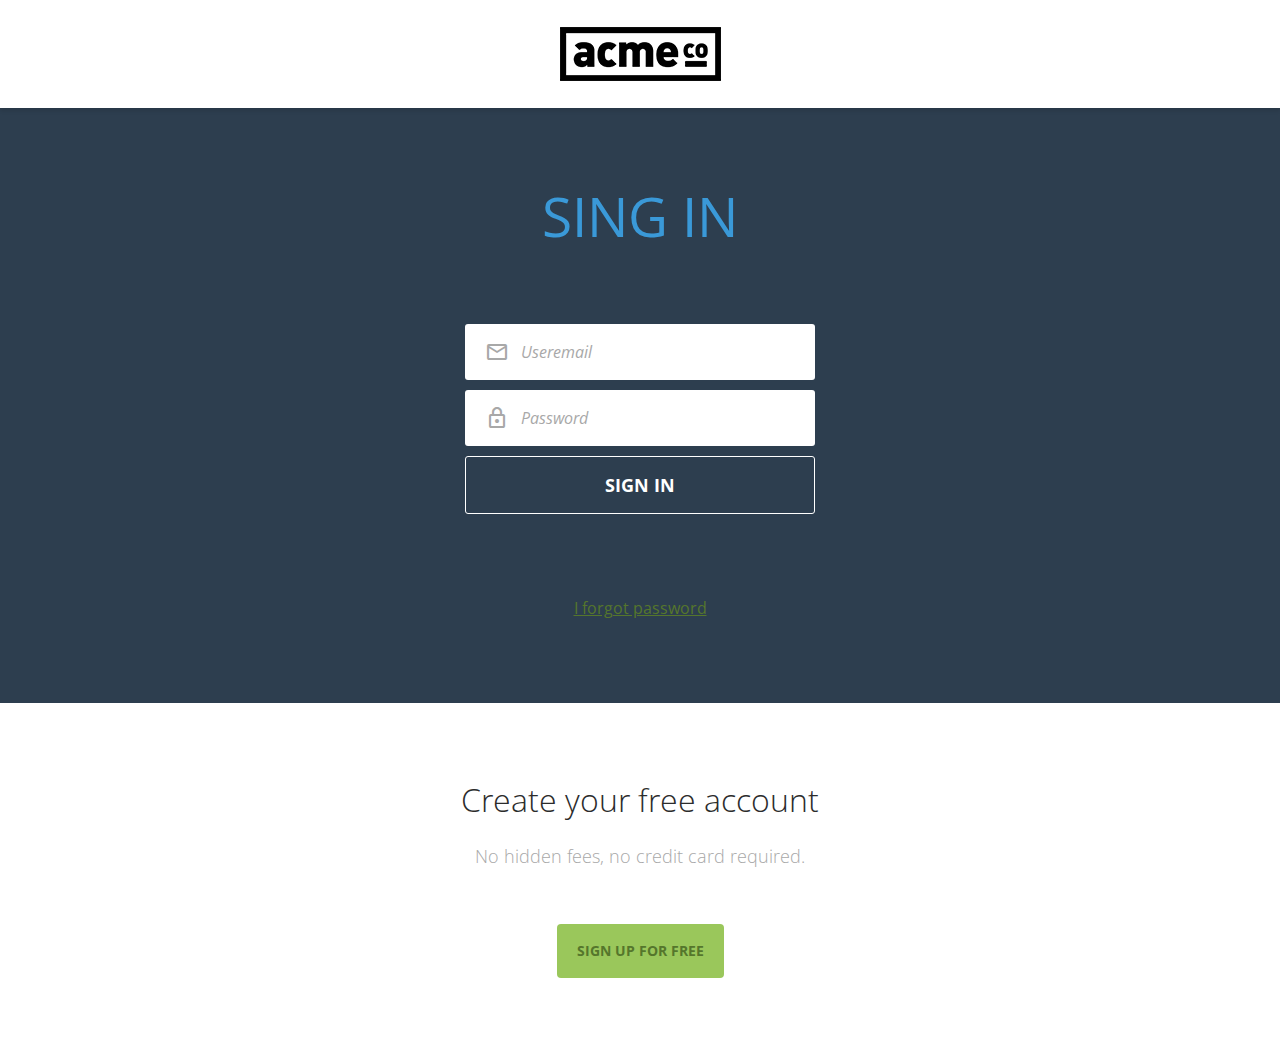
<file: signin.html>
<!-- 문서 선언 : html:5 tag 해석 -->
<!DOCTYPE html>
<!-- 언어 -->
<html lang="en">
  <!-- 페이지의 부가 설명 -->
  <head>
    <meta charset="UTF-8" />
    <!-- content="IE=edge" 인터넷 익스플로러에서 가장 최신버전만 사용하도록 설정 -->
    <meta http-equiv="X-UA-Compatible" content="IE=edge" />
    <meta name="viewport" content="width=device-width, initial-scale=1.0" />
    <title>Sign In Page - ACME</title>
    <link rel="stylesheet" href="https://fonts.googleapis.com/css2?family=Material+Symbols+Rounded:opsz,wght,FILL,GRAD@40,400,1,0" />
    <link
      rel="stylesheet"
      href="https://fonts.googleapis.com/css2?family=Material+Symbols+Outlined:opsz,wght,FILL,GRAD@48,400,1,0"
    />
    <link rel="stylesheet" href="css/common.css" />
    <link rel="stylesheet" href="css/sign.css" />
  </head>

  <body>
    <header>
      <div class="container">
        <h1><a href=""><span>Acme</span></a></h1>
      </div>
    </header>
    <section class="banner con_pd">
      <h2 class="banner_tt">sing in</h2>
      <form action="#" method="POST">
        <p>
          <label for="useremail">
            <span class="material-symbols-outlined">mail</span>
          </label>
          <input type="email" id="useremail" placeholder="Useremail">
        </p>
        <p>
          <label for="userpw">
            <span class="material-symbols-outlined">lock</span>
          </label>
          <input type="password" id="userpw" placeholder="Password">
        </p>
        <p>
          <input type="submit" value="sign in">
          <!-- button의 기본 type이 submit -->
          <!-- <button>sign in</button> -->
          <!-- 과거의 리셋 버튼을 만들때 아래처럼 만듦 -->
          <!-- <button type="reset">reset</button> -->
        </p>
      </form>
        <a href="" class="link highlight-txt">I forgot password</a>
    </section>
    <footer>
      <div class="cta con_pd">
        <h2 class="content_tt">Create your free account</h2>
        <p class="content_desc">No hidden fees, no credit card required.</p>
        <a href="" class="highlight-bg highlight-txt big btn"
          >sign up for free</a>
      </div>
    </footer>
  </body>
</html>
</file>
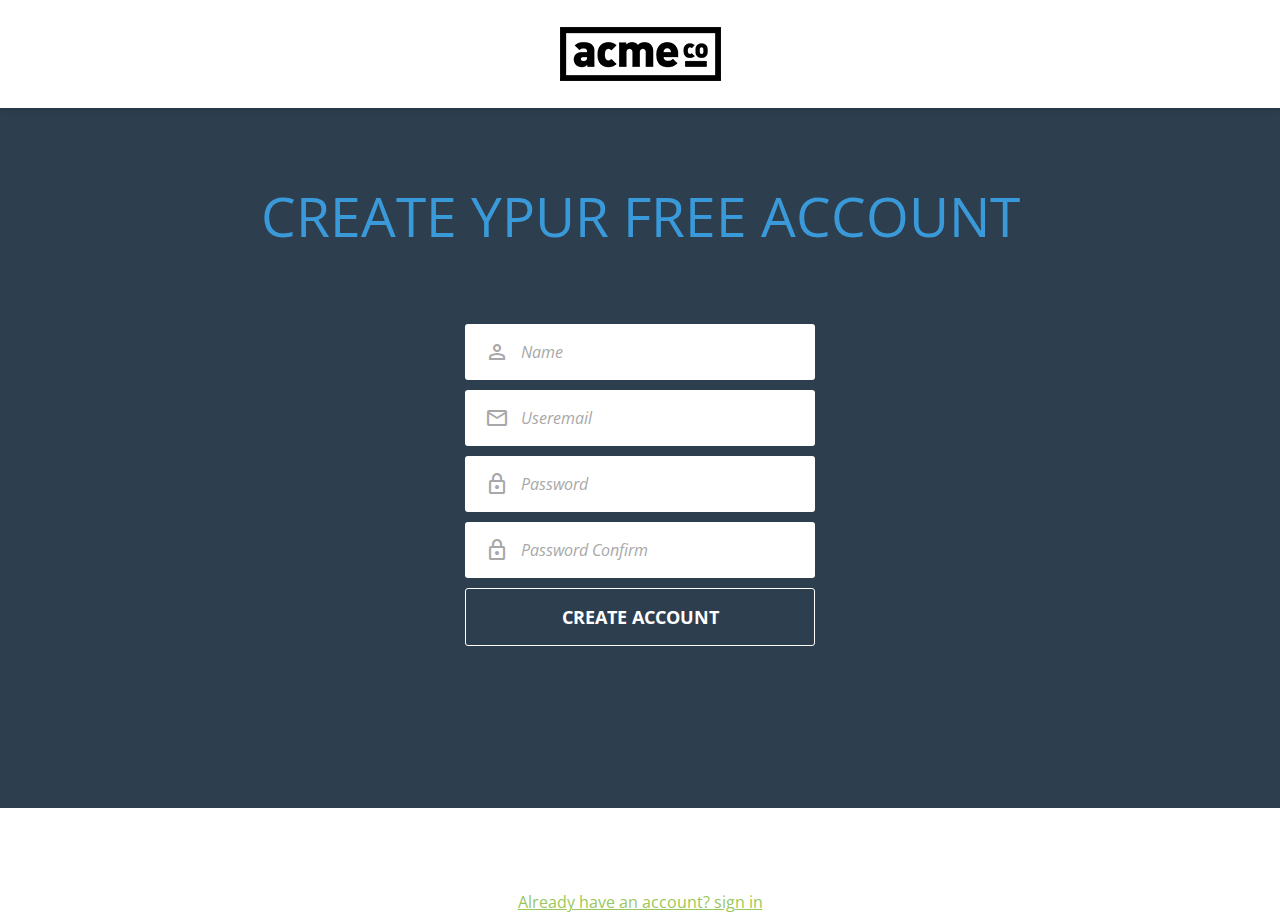
<file: signup.html>
<!-- 문서 선언 : html:5 tag 해석 -->
<!DOCTYPE html>
<!-- 언어 -->
<html lang="en">
  <!-- 페이지의 부가 설명 -->
  <head>
    <meta charset="UTF-8" />
    <!-- content="IE=edge" 인터넷 익스플로러에서 가장 최신버전만 사용하도록 설정 -->
    <meta http-equiv="X-UA-Compatible" content="IE=edge" />
    <meta name="viewport" content="width=device-width, initial-scale=1.0" />
    <title>Sign In Page - ACME</title>
    <link
      rel="stylesheet"
      href="https://fonts.googleapis.com/css2?family=Material+Symbols+Rounded:opsz,wght,FILL,GRAD@40,400,1,0"
    />
    <link
      rel="stylesheet"
      href="https://fonts.googleapis.com/css2?family=Material+Symbols+Outlined:opsz,wght,FILL,GRAD@48,400,1,0"
    />
    <link rel="stylesheet" href="css/common.css" />
    <link rel="stylesheet" href="css/sign.css" />
  </head>

  <body class="sign">
    <header>
      <div class="container">
        <h1>
          <a href="index.html"><span>Acme</span></a>
        </h1>
      </div>
    </header>
    <section class="banner con_pd">
      <h2 class="banner_tt">Create ypur free account</h2>
      <form action="#" method="POST">
        <p>
          <label for="username">
            <span class="material-symbols-outlined">person</span>
          </label>
          <input type="text" id="username" placeholder="Name" />
        </p>
        <p>
          <label for="useremail">
            <span class="material-symbols-outlined">mail</span>
          </label>
          <input type="email" id="useremail" placeholder="Useremail" />
        </p>
        <p>
          <label for="userpw">
            <span class="material-symbols-outlined">lock</span>
          </label>
          <input type="password" id="userpw" placeholder="Password" />
        </p>
        <p>
          <label for="userpwcf">
            <span class="material-symbols-outlined">lock</span>
          </label>
          <input type="password" id="userpwcf" placeholder="Password Confirm" />
        </p>
        <p>
          <input type="submit" value="create account" />
        </p>
        <div class="feedback">
          <p>Oops, it seems you haven't entered your name yet.</p>
          <p>This is required.</p>
        </div>
      </form>
    </section>
    <!-- <div class="box"></div> -->
    <footer>
      <a href="" class="link">Already have an account? sign in</a>
    </footer>

    <script>
      const form = document.querySelector('form');
      const nameInput = document.querySelector('#username');
      const feedback = document.querySelector('.feedback');

      form.addEventListener('submit', function (event) {
        // Prevent the form from submitting
        event.preventDefault();

        // Check if the input value is empty
        if (!nameInput.value.trim()) {
          // Get the div element and display it
          feedback.style.display = 'block';
          return;
        }
        feedback.style.display = 'none';
        return;
      });
    </script>
  </body>
</html>
</file>
<file: css/sign.css>
body > header > div {
  justify-content: center;
}
.banner h2 {
  margin-bottom: calc(var(--base-unit) * 3);
}
form {
  width: 350px;
  margin: 0 auto calc(var(--base-unit) * 3);
  position: relative;
}
form p {
  background: #ffffff;
  border-radius: 3px;
  line-height: calc(var(--base-unit) * 2);
  display: flex;
  padding: 0 20px;
  align-items: center;
}
form label .material-symbols-outlined {
  line-height: 54px;
  /* inline-block은 밑에 공백이 생기기 때문에 공백을 제거하기 위해 vertical-align을 사용 */
  vertical-align: top;
  color: var(--light-text-c);
  margin-right: 10px;
}
/* p tag 안쪽 요소에 포커스 됐을 때 효과주기 */
form p:focus-within {
  box-shadow: inset 0px 0px 4px 4px rgba(255, 0, 0, 0.3);
}
form p input {
  /* flex-grow:1, flex-shirink:1, flex-basis:0 */
  flex: 1 1 0;
  line-height: calc(var(--base-unit) * 2);
  border: none;
  outline: none;
  background: none;
  font-weight: 400;
}
form p input::placeholder {
  font-style: italic;
  color: var(--light-text-c);
}
form > p:last-of-type {
  background: none;
  border: 1px solid #ffffff;
}
form > p:last-of-type input {
  color: #fff;
  text-transform: uppercase;
  font-weight: 700;
  font-size: 18px;
  font-style: normal;
}
form > p + p {
  margin-top: 10px;
}
footer .cta {
  background: none;
}
footer .cta h2 {
  color: var(--text-c);
}
.feedback {
  display: none;
  position: absolute;
  left: calc(100% + 50px);
  top: 0;
  background: #fff;
  border-radius: 4px;
  width: 270px;
  text-align: left;
  padding: 20px;
}
.feedback p {
  line-height: 27px;
  background: none;
  color: #f30000;
}
.feedback p + p {
  margin-top: 27px;
}
.box {
  top: 0;
  width: 0px;
  height: 0px;
  /* border: 10px solid blue; */
  border-width: 10px;
  border-style: solid;
  border-color: transparent red transparent transparent;
}
.feedback::after {
  position: absolute;
  content: '';
  border-width: 10px 14px;
  border-style: solid;
  border-color: transparent #fff transparent transparent;
  display: inline-block;
  top: 30px;
  right: 100%;
}
.sign footer {
  text-align: center;
  margin-top: calc(var(--base-unit) * 3);
}
</file>
<file: css/common.css>
@import url(normalize.css);
@import url(reset.css);
@import url('https://fonts.googleapis.com/css2?family=Open+Sans:ital,wght@0,300;0,400;0,700;1,300&display=swap');

/* 변수 */
:root {
  --base-unit: 27px;
  --container: 1296px;
  --highlight-c: #9ac75b;
  --highlight-cark-c: #55762c;
  --text-c: #2c2c2c;
  --light-text-c: #a8a8a8;
  --light-txt: #6e6e6e;
  --banner-c: #2d3e4f;
  --light-c: #ebebeb;
}

/* 레이아웃 */
.container {
  max-width: var(--container);
  width: 100%;
  margin: 0 auto;
}
.con_pd {
  padding: calc(var(--base-unit) * 3) 0;
}
.con_top_pd {
  padding-top: calc(var(--base-unit) * 3);
}
hr {
  border: none;
  /* border-top: 1px solid var(--light-c); */
  height: 1px;
  background-color: var(--light-c);
  margin: 0;
}
/* 제목 위계 */
body {
  /* font-family: 'Open Sans', sans-serif;
  font-size: 16px;
  line-height: 27px; */
  font: 16px / var(--base-unit) 'Open Sans', sans-serif;
  color: var(--text-c);
}
.banner_tt {
  font-size: 55px;
  line-height: calc(var(--base-unit) * 2);
  text-transform: uppercase;
  color: #3a99d8;
}
.content_tt {
  font-size: 32px;
  line-height: 32px;
  font-weight: 300;
  text-align: center;
  margin-bottom: var(--base-unit);
}
.link {
  text-decoration-line: underline;
  color: var(--highlight-c);
}
.content_desc {
  font-weight: 300;
  font-size: 18px;
  text-align: center;
}
section > .content_desc {
  margin-bottom: calc(var(--base-unit) * 3);
}

/* 색상 */
.highlight-bg {
  background: var(--highlight-c);
}
.light-bg {
  background: var(--light-c);
}
.light-txt {
  color: var(--light-txt);
}
.highlight-txt {
  color: var(--highlight-cark-c);
}

/* 링크 버튼 폼 */
.btn {
  border-radius: 4px;
  line-height: 39px;
  padding: 0 20px;
  display: inline-block;
  font-weight: 700;
  font-size: 14px;
  text-transform: uppercase;
}
.btn span {
  line-height: 39px;
  display: inline-block;
  vertical-align: bottom;
}
.big {
  line-height: 54px;
}

/* 헤더 */
body > header {
  position: fixed;
  top: 0;
  left: 0;
  width: 100%;
  z-index: 10;
  box-sizing: border-box;
  padding: var(--base-unit) 24px;
  background: #ffffff;
  box-shadow: 0px 3px 4px rgba(0, 0, 0, 0.1);
}
body > header > div {
  display: flex;
  justify-content: space-between;
  align-items: center;
}
.menubutton {
  display: none;
}
body > header nav ul {
  display: flex;
  align-items: center;
  gap: 10px;
}
body > header nav ul li:first-child {
  text-transform: uppercase;
  font-size: 14px;
  font-weight: bold;
  color: var(--light-text-c);
  word-spacing: 2px;
  margin-right: 70px;
}
body > header nav ul li:first-child a {
  color: var(--text-c);
}
/* [옛날 방식] 
  body > header h1 a { 
  background-image: url(../images/Logo.png);
  width: 161px;
  height: 54px;
  text-indent: 100%;
  overflow: hidden;
  display: block;
} */
body > header h1 a span {
  position: absolute;
  clip: rect(0 0 0 0);
  width: 1px;
  height: 1px;
  overflow: hidden;
}
/* before/after로 만든 요소는 inline이기 때문에 크기가 없음 */
body > header h1 a:before {
  content: '';
  /* background-image: url(../images/Logo.png);
  background-repeat: no-repeat; */
  background: url(../images/Logo.png) no-repeat;
  width: 161px;
  height: 54px;
  display: block;
}

.banner {
  margin: calc(var(--base-unit) * 4) 0 0 0;
  text-align: center;
  background-color: var(--banner-c);
}

footer .cta {
  text-align: center;
  background: #292c2e;
}
footer .cta h2 {
  color: #fff;
}
footer .cta p {
  color: var(--light-text-c);
  margin: var(--base-unit) 0 calc(var(--base-unit) * 2);
}
footer .copyright {
  text-align: center;
}
footer .copyright p + p {
  margin-top: var(--base-unit);
}

.slidewrapper {
  position: relative;
}
.slidewrapper > span {
  position: absolute;
  top: 50%;
  font-size: 45px;
  line-height: 45px;
  color: var(--light-c);
  transform: translateY(-50%);
  cursor: pointer;
}
.slidewrapper .prev-btn {
  right: calc(100% + 20px);
}
.slidewrapper .next-btn {
  left: calc(100% + 20px);
}

@media (max-width: 768px) {
  .slidewrapper .prev-btn {
    left: 0;
    right: inherit;
  }
  .slidewrapper .next-btn {
    right: 0;
    left: inherit;
  }
}
  
@media (max-width: 480px) {
  body>header {
    padding: var(--base-unit) 18px;
  }

  body>header>div {
    flex-direction: column;
    gap: var(--base-unit);
    /* display: flex; */
    /* justify-content: space-between;
    align-items: center; */
  }

  body>header nav ul {
    gap: 23px;
  }
  body > header nav ul li:first-child {
    word-spacing: 0;
    margin-right: 0px;
  }
  .btn span {
    font-size: 14px;
  }
  .btn span:first-child {
    margin-right: 3.2px;
  }
  .mobilemenu {
    display: none;
  }
  .menubutton {
    display: block;
    position: fixed;
    top: 44px;
    right: 24px;
    font-size: 22px;
    color: #000;
    z-index: 999;
  }
}
</file>
